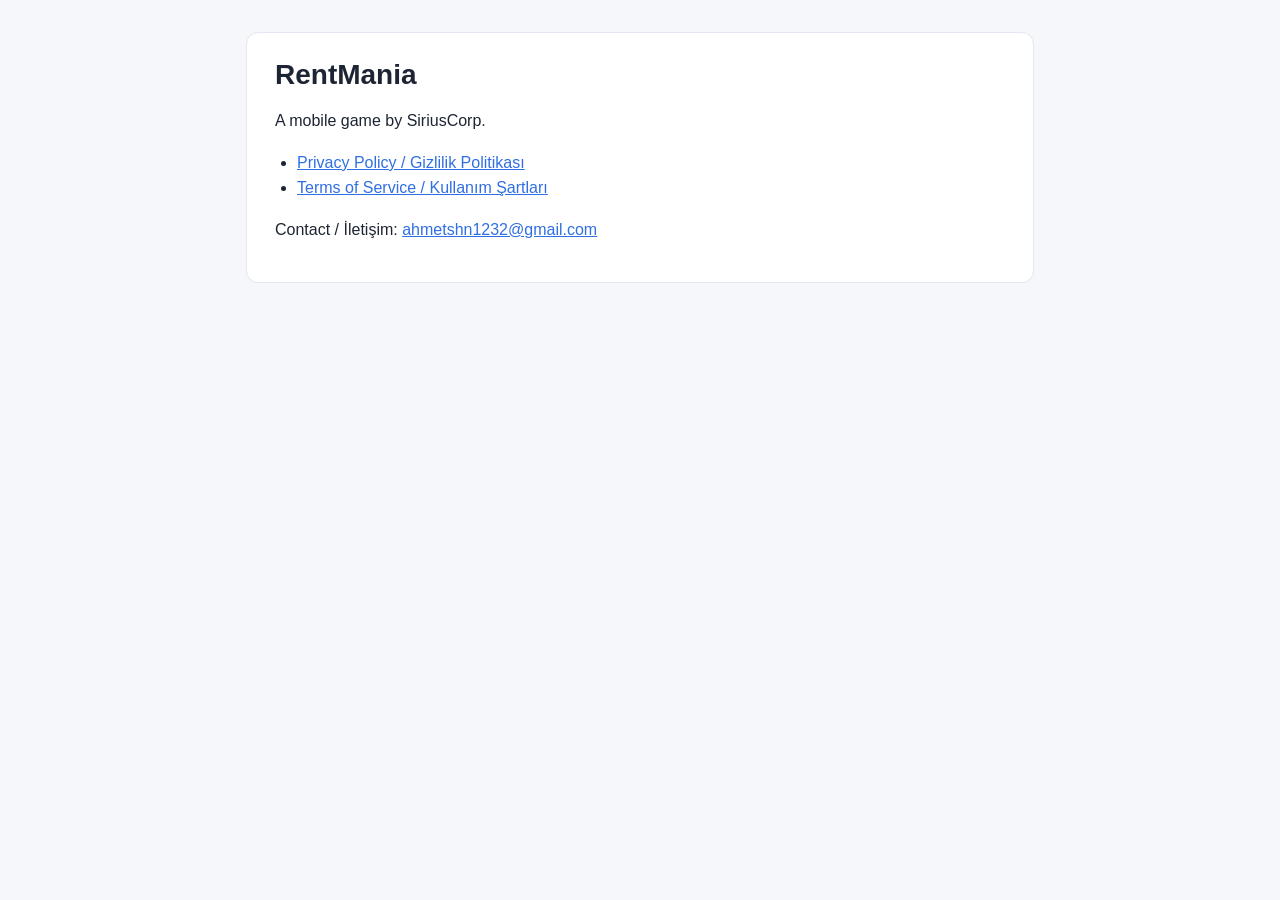
<file: index.html>
<!doctype html>
<html lang="en">
<head>
<meta charset="utf-8">
<meta name="viewport" content="width=device-width, initial-scale=1">
<title>RentMania</title>
<link rel="stylesheet" href="style.css">
</head>
<body>
<main>
<div class="card">
  <h1>RentMania</h1>
  <p>A mobile game by SiriusCorp.</p>
  <ul>
    <li><a href="privacy.html">Privacy Policy / Gizlilik Politikası</a></li>
    <li><a href="terms.html">Terms of Service / Kullanım Şartları</a></li>
  </ul>
  <p>Contact / İletişim: <a href="mailto:ahmetshn1232@gmail.com">ahmetshn1232@gmail.com</a></p>
</div>
</main>
</body>
</html>
</file>
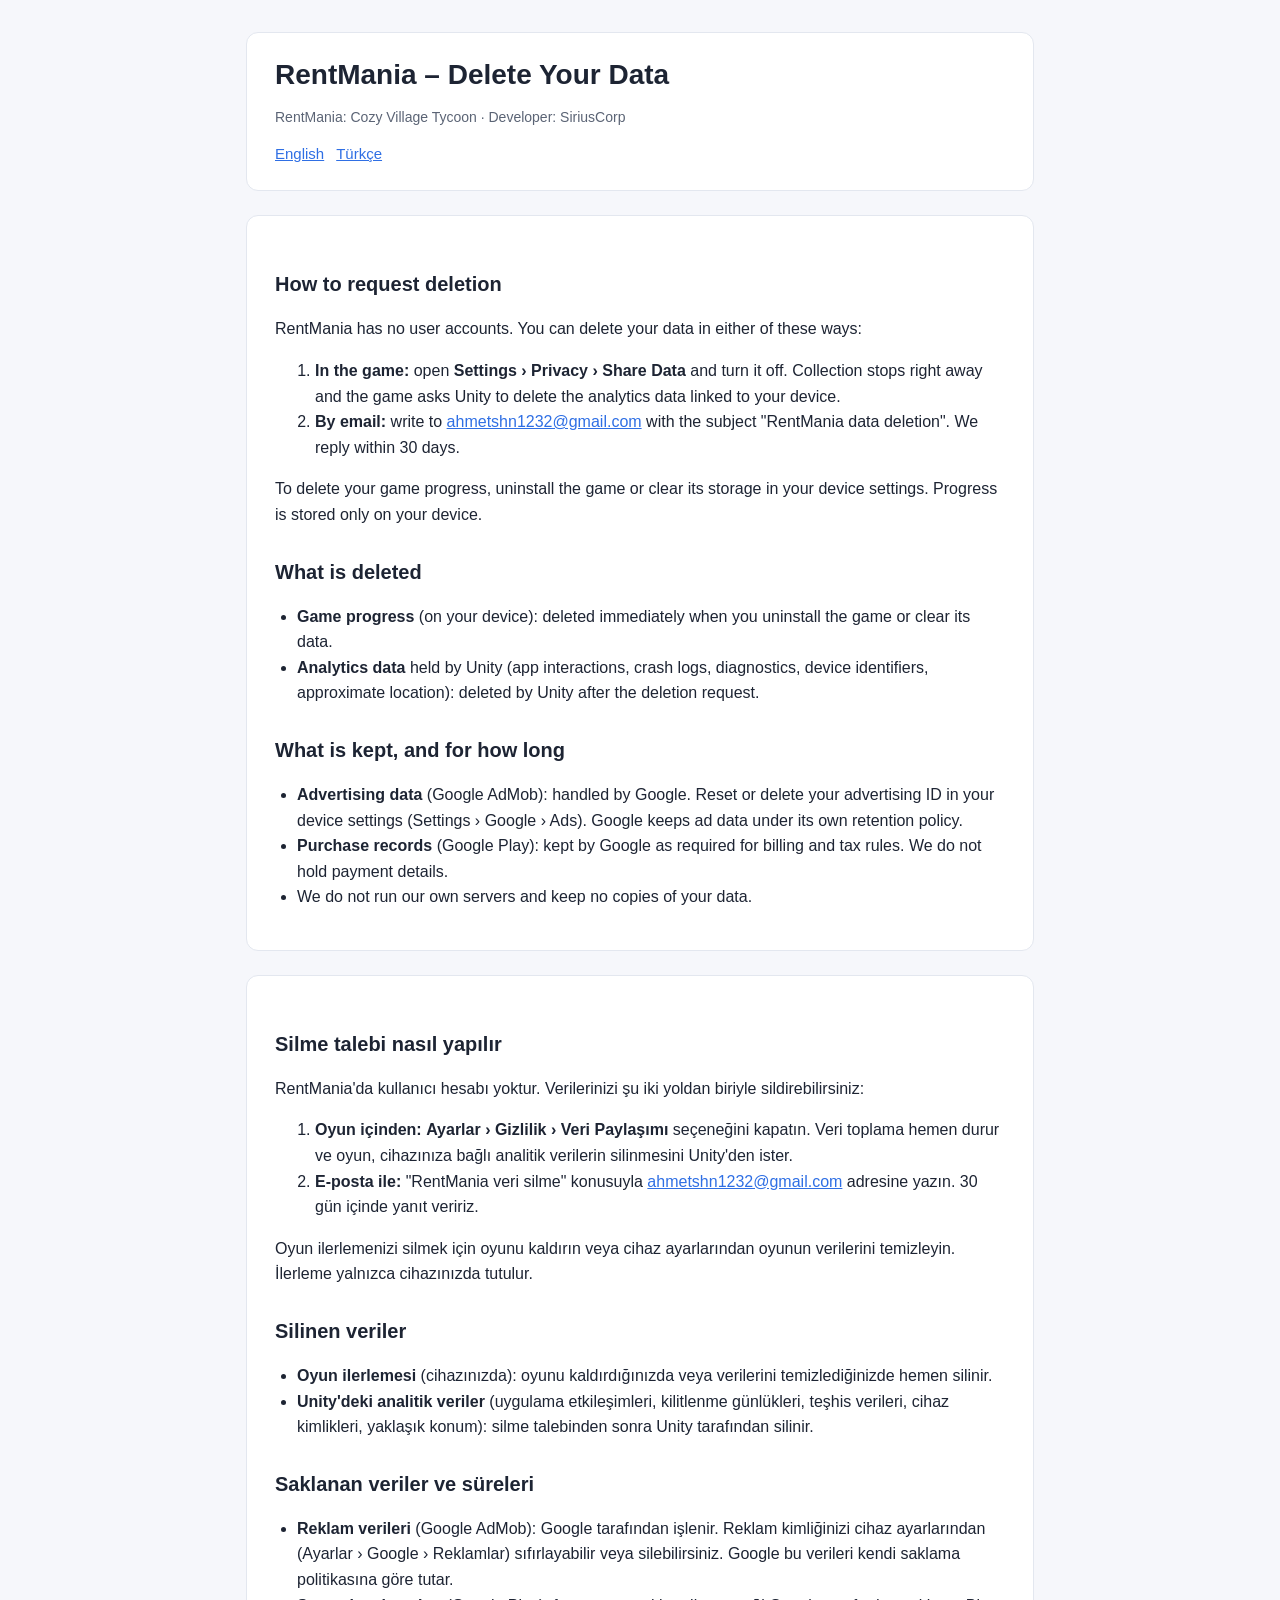
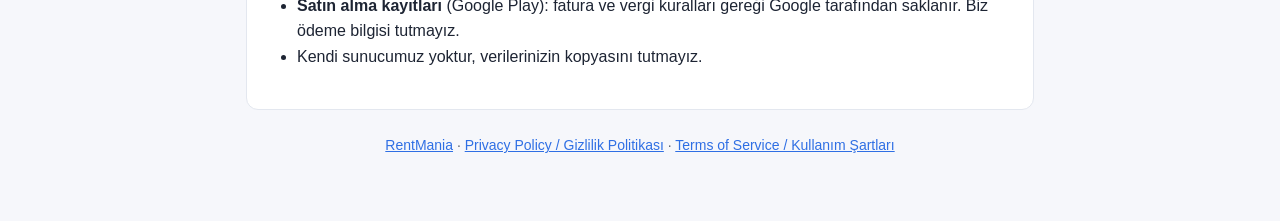
<file: delete-data.html>
<!doctype html>
<html lang="en">
<head>
<meta charset="utf-8">
<meta name="viewport" content="width=device-width, initial-scale=1">
<title>RentMania – Delete Your Data</title>
<link rel="stylesheet" href="style.css">
</head>
<body>
<main>

<div class="card">
  <h1>RentMania – Delete Your Data</h1>
  <p class="muted">RentMania: Cozy Village Tycoon · Developer: SiriusCorp</p>
  <nav class="lang"><a href="#en">English</a><a href="#tr">Türkçe</a></nav>
</div>

<!-- ───────────────────────── ENGLISH ───────────────────────── -->
<div class="card" id="en">
  <h2>How to request deletion</h2>
  <p>RentMania has no user accounts. You can delete your data in either of these ways:</p>
  <ol>
    <li><b>In the game:</b> open <b>Settings › Privacy › Share Data</b> and turn it off. Collection stops right away and the game asks Unity to delete the analytics data linked to your device.</li>
    <li><b>By email:</b> write to <a href="mailto:ahmetshn1232@gmail.com?subject=RentMania%20data%20deletion">ahmetshn1232@gmail.com</a> with the subject "RentMania data deletion". We reply within 30 days.</li>
  </ol>
  <p>To delete your game progress, uninstall the game or clear its storage in your device settings. Progress is stored only on your device.</p>

  <h2>What is deleted</h2>
  <ul>
    <li><b>Game progress</b> (on your device): deleted immediately when you uninstall the game or clear its data.</li>
    <li><b>Analytics data</b> held by Unity (app interactions, crash logs, diagnostics, device identifiers, approximate location): deleted by Unity after the deletion request.</li>
  </ul>

  <h2>What is kept, and for how long</h2>
  <ul>
    <li><b>Advertising data</b> (Google AdMob): handled by Google. Reset or delete your advertising ID in your device settings (Settings › Google › Ads). Google keeps ad data under its own retention policy.</li>
    <li><b>Purchase records</b> (Google Play): kept by Google as required for billing and tax rules. We do not hold payment details.</li>
    <li>We do not run our own servers and keep no copies of your data.</li>
  </ul>
</div>

<!-- ───────────────────────── TÜRKÇE ───────────────────────── -->
<div class="card" id="tr" lang="tr">
  <h2>Silme talebi nasıl yapılır</h2>
  <p>RentMania'da kullanıcı hesabı yoktur. Verilerinizi şu iki yoldan biriyle sildirebilirsiniz:</p>
  <ol>
    <li><b>Oyun içinden:</b> <b>Ayarlar › Gizlilik › Veri Paylaşımı</b> seçeneğini kapatın. Veri toplama hemen durur ve oyun, cihazınıza bağlı analitik verilerin silinmesini Unity'den ister.</li>
    <li><b>E-posta ile:</b> "RentMania veri silme" konusuyla <a href="mailto:ahmetshn1232@gmail.com?subject=RentMania%20veri%20silme">ahmetshn1232@gmail.com</a> adresine yazın. 30 gün içinde yanıt veririz.</li>
  </ol>
  <p>Oyun ilerlemenizi silmek için oyunu kaldırın veya cihaz ayarlarından oyunun verilerini temizleyin. İlerleme yalnızca cihazınızda tutulur.</p>

  <h2>Silinen veriler</h2>
  <ul>
    <li><b>Oyun ilerlemesi</b> (cihazınızda): oyunu kaldırdığınızda veya verilerini temizlediğinizde hemen silinir.</li>
    <li><b>Unity'deki analitik veriler</b> (uygulama etkileşimleri, kilitlenme günlükleri, teşhis verileri, cihaz kimlikleri, yaklaşık konum): silme talebinden sonra Unity tarafından silinir.</li>
  </ul>

  <h2>Saklanan veriler ve süreleri</h2>
  <ul>
    <li><b>Reklam verileri</b> (Google AdMob): Google tarafından işlenir. Reklam kimliğinizi cihaz ayarlarından (Ayarlar › Google › Reklamlar) sıfırlayabilir veya silebilirsiniz. Google bu verileri kendi saklama politikasına göre tutar.</li>
    <li><b>Satın alma kayıtları</b> (Google Play): fatura ve vergi kuralları gereği Google tarafından saklanır. Biz ödeme bilgisi tutmayız.</li>
    <li>Kendi sunucumuz yoktur, verilerinizin kopyasını tutmayız.</li>
  </ul>
</div>

<footer><a href="index.html">RentMania</a> · <a href="privacy.html">Privacy Policy / Gizlilik Politikası</a> · <a href="terms.html">Terms of Service / Kullanım Şartları</a></footer>
</main>
</body>
</html>
</file>
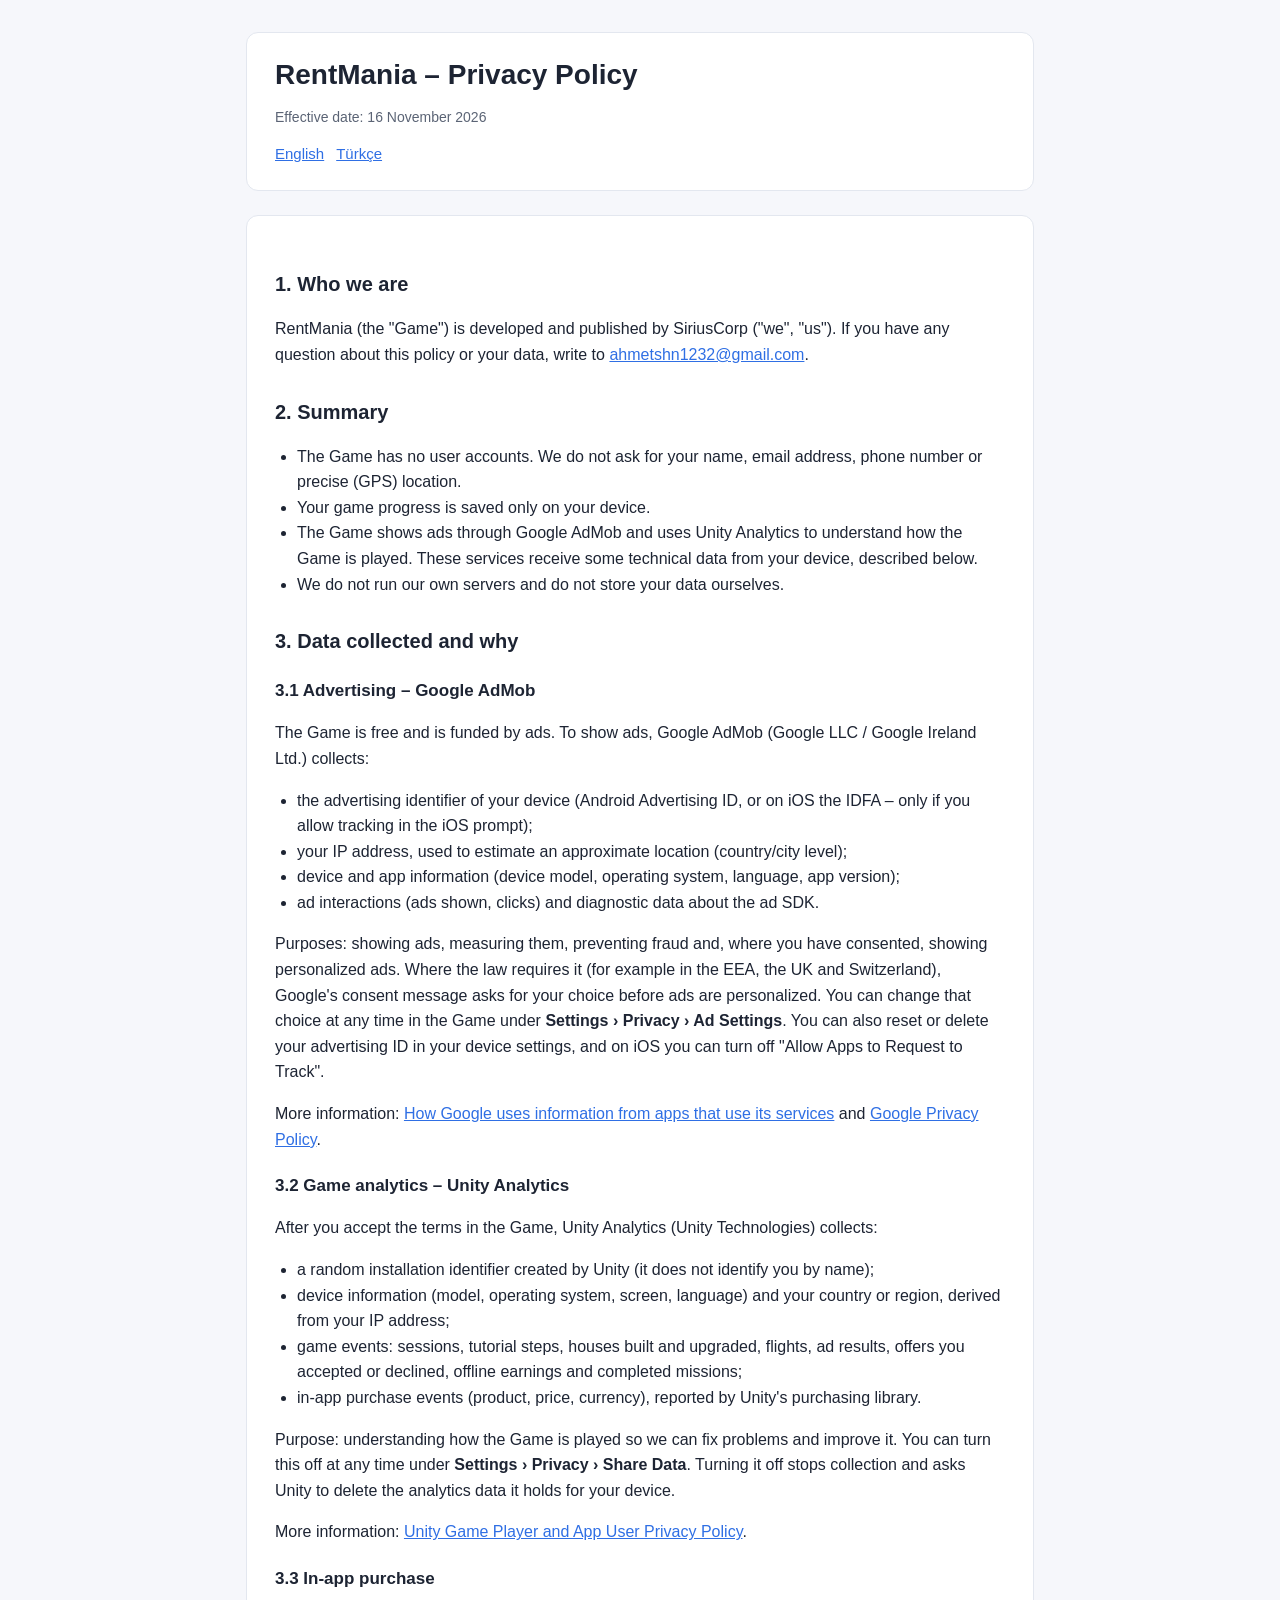
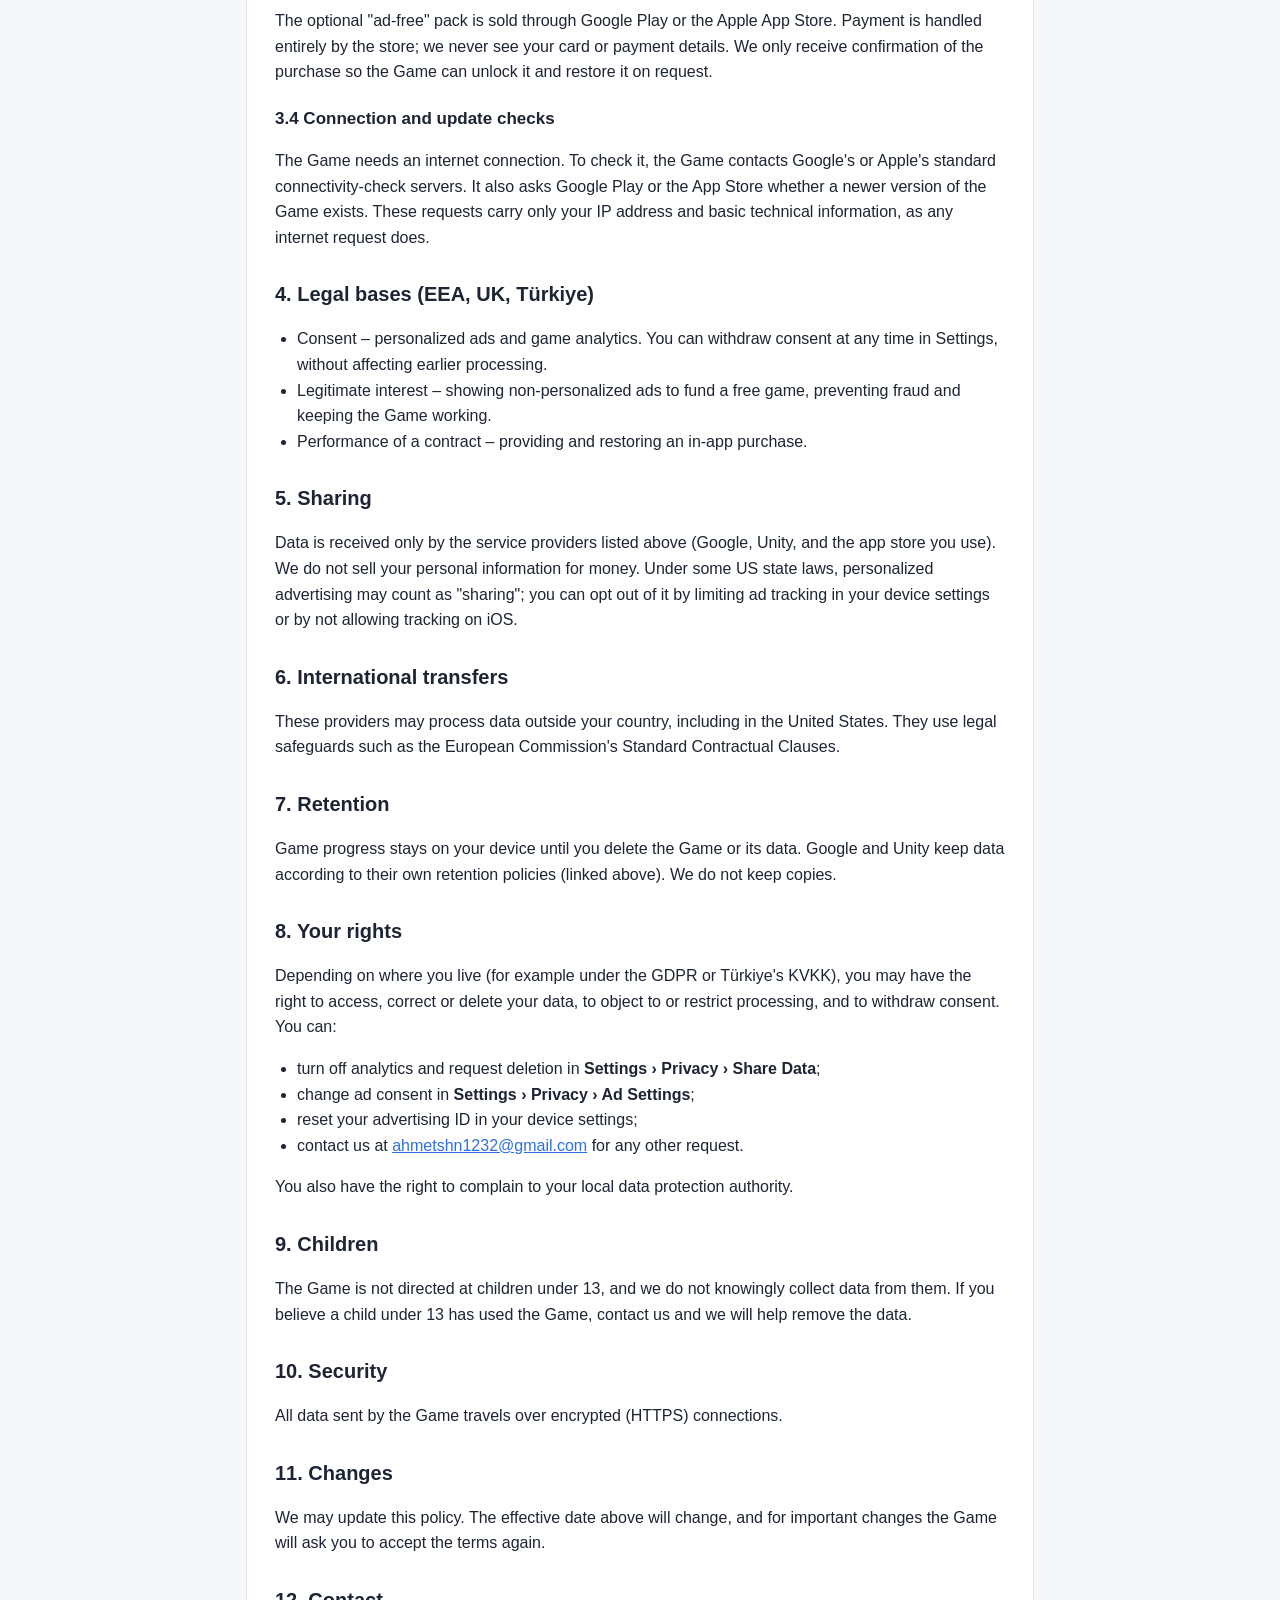
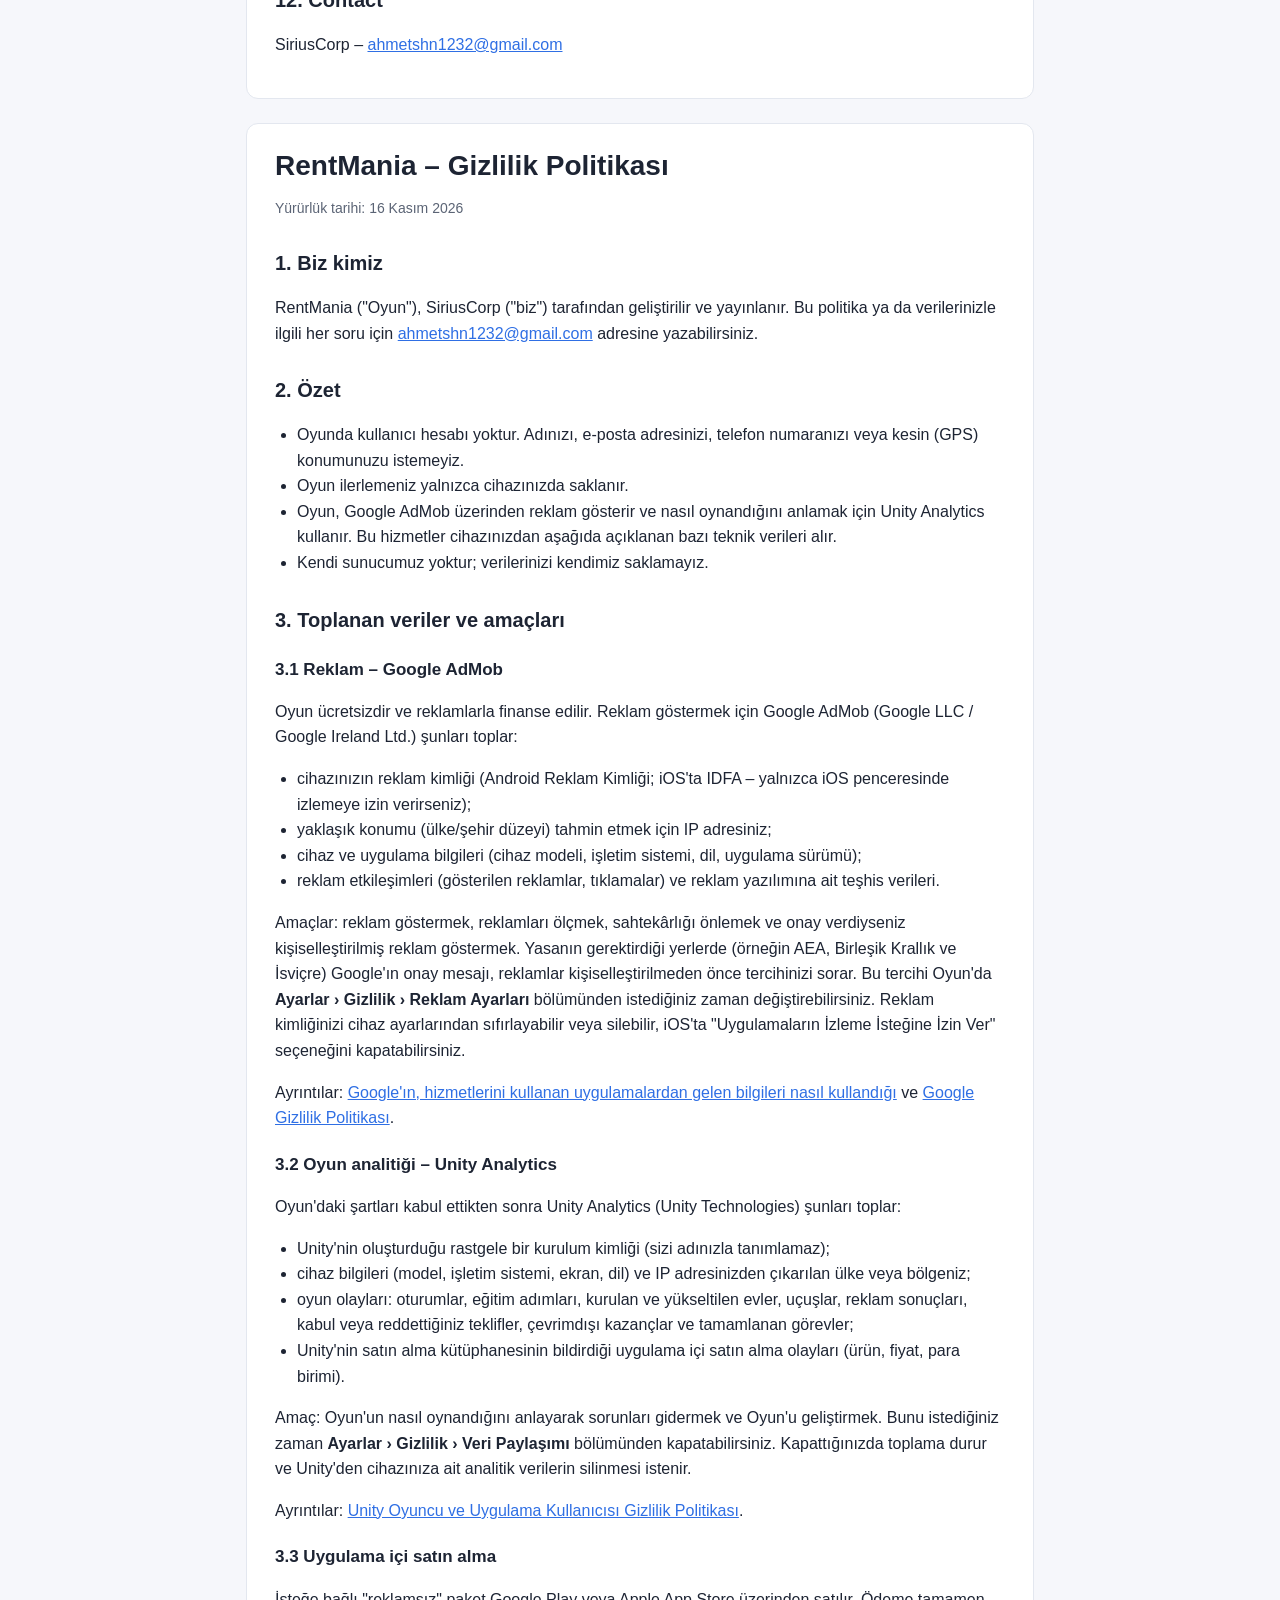
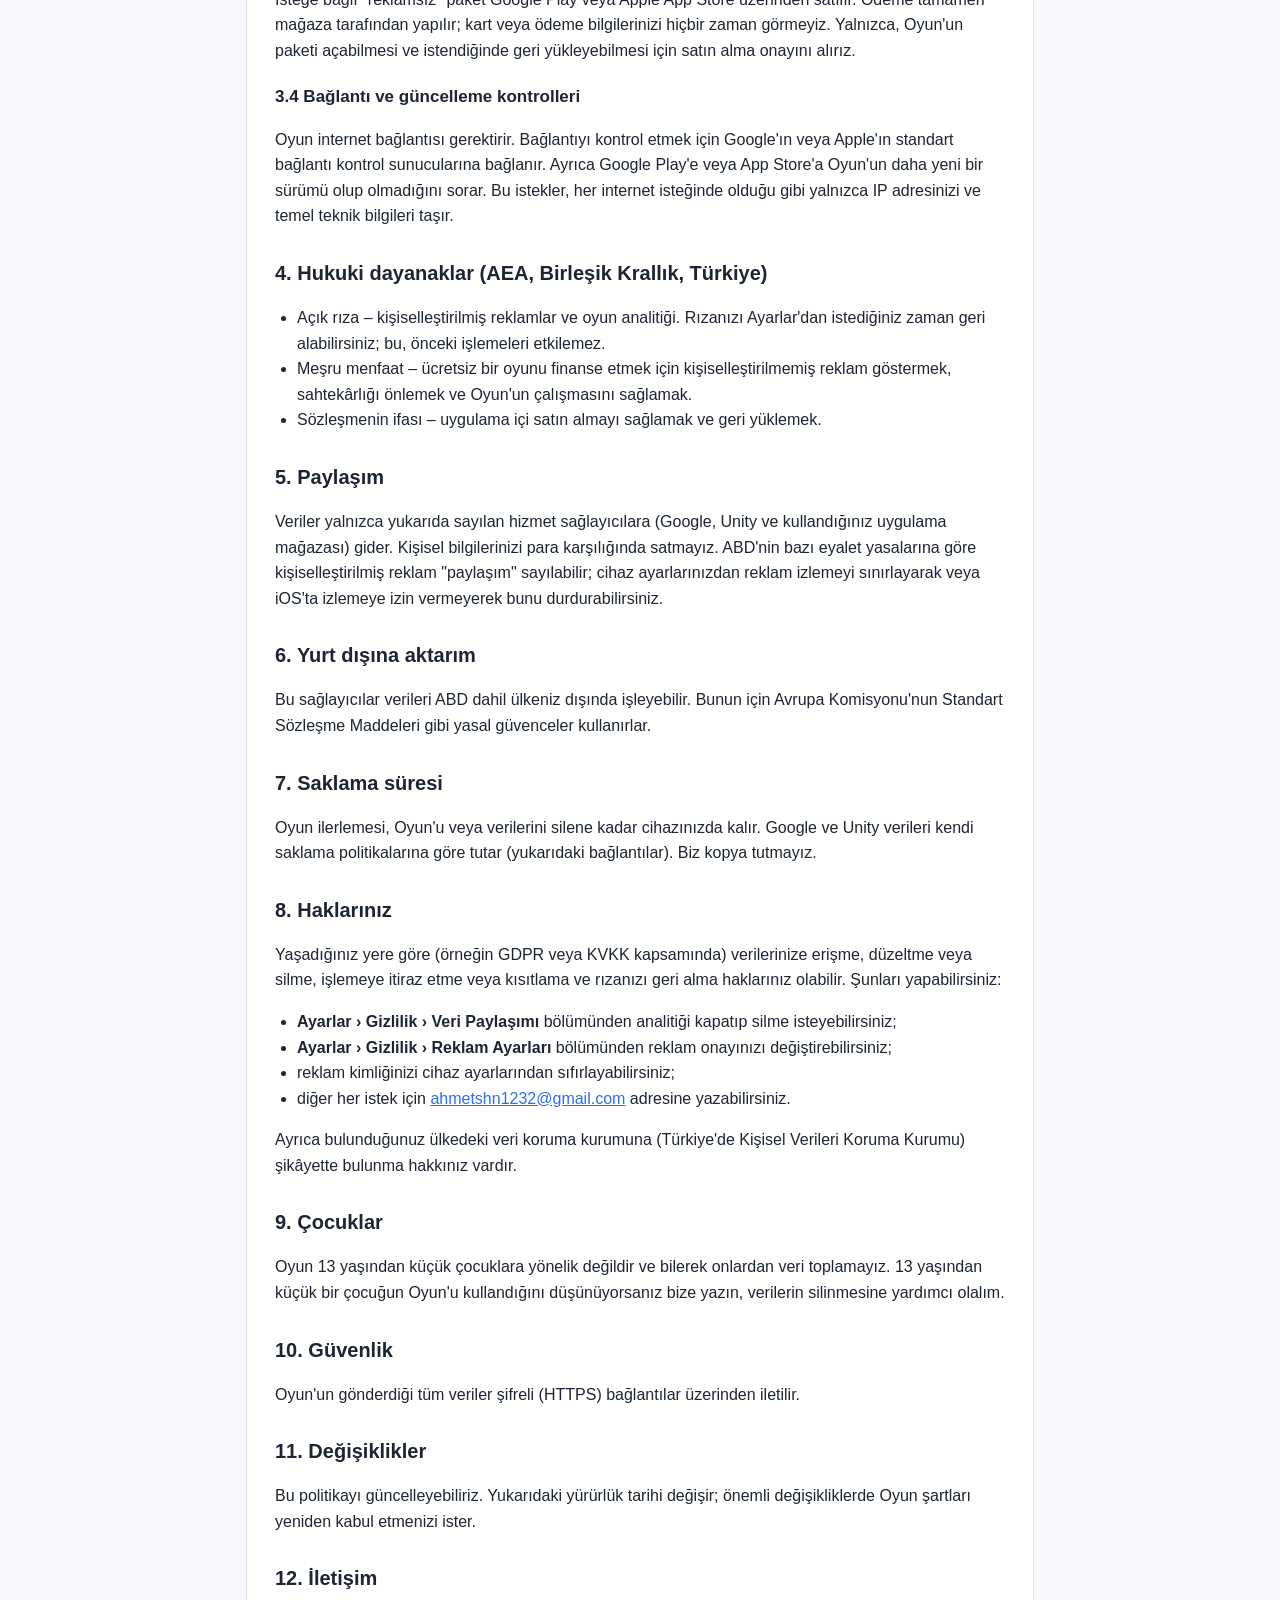
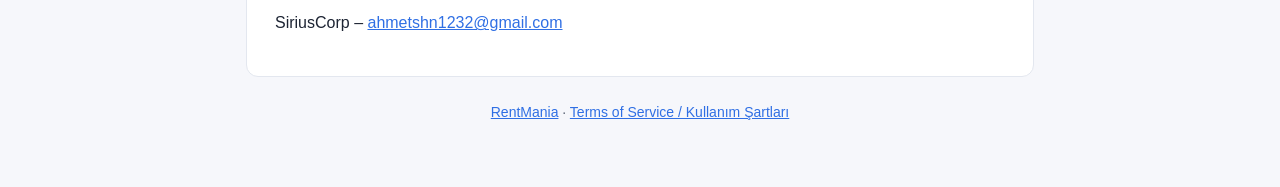
<file: privacy.html>
<!doctype html>
<html lang="en">
<head>
<meta charset="utf-8">
<meta name="viewport" content="width=device-width, initial-scale=1">
<title>RentMania – Privacy Policy</title>
<link rel="stylesheet" href="style.css">
</head>
<body>
<main>

<div class="card">
  <h1>RentMania – Privacy Policy</h1>
  <p class="muted">Effective date: 16 November 2026</p>
  <nav class="lang"><a href="#en">English</a><a href="#tr">Türkçe</a></nav>
</div>

<!-- ───────────────────────── ENGLISH ───────────────────────── -->
<div class="card" id="en">
  <h2>1. Who we are</h2>
  <p>RentMania (the "Game") is developed and published by SiriusCorp ("we", "us"). If you have any question about this policy or your data, write to <a href="mailto:ahmetshn1232@gmail.com">ahmetshn1232@gmail.com</a>.</p>

  <h2>2. Summary</h2>
  <ul>
    <li>The Game has no user accounts. We do not ask for your name, email address, phone number or precise (GPS) location.</li>
    <li>Your game progress is saved only on your device.</li>
    <li>The Game shows ads through Google AdMob and uses Unity Analytics to understand how the Game is played. These services receive some technical data from your device, described below.</li>
    <li>We do not run our own servers and do not store your data ourselves.</li>
  </ul>

  <h2>3. Data collected and why</h2>

  <h3>3.1 Advertising – Google AdMob</h3>
  <p>The Game is free and is funded by ads. To show ads, Google AdMob (Google LLC / Google Ireland Ltd.) collects:</p>
  <ul>
    <li>the advertising identifier of your device (Android Advertising ID, or on iOS the IDFA – only if you allow tracking in the iOS prompt);</li>
    <li>your IP address, used to estimate an approximate location (country/city level);</li>
    <li>device and app information (device model, operating system, language, app version);</li>
    <li>ad interactions (ads shown, clicks) and diagnostic data about the ad SDK.</li>
  </ul>
  <p>Purposes: showing ads, measuring them, preventing fraud and, where you have consented, showing personalized ads. Where the law requires it (for example in the EEA, the UK and Switzerland), Google's consent message asks for your choice before ads are personalized. You can change that choice at any time in the Game under <b>Settings › Privacy › Ad Settings</b>. You can also reset or delete your advertising ID in your device settings, and on iOS you can turn off "Allow Apps to Request to Track".</p>
  <p>More information: <a href="https://policies.google.com/technologies/partner-sites">How Google uses information from apps that use its services</a> and <a href="https://policies.google.com/privacy">Google Privacy Policy</a>.</p>

  <h3>3.2 Game analytics – Unity Analytics</h3>
  <p>After you accept the terms in the Game, Unity Analytics (Unity Technologies) collects:</p>
  <ul>
    <li>a random installation identifier created by Unity (it does not identify you by name);</li>
    <li>device information (model, operating system, screen, language) and your country or region, derived from your IP address;</li>
    <li>game events: sessions, tutorial steps, houses built and upgraded, flights, ad results, offers you accepted or declined, offline earnings and completed missions;</li>
    <li>in-app purchase events (product, price, currency), reported by Unity's purchasing library.</li>
  </ul>
  <p>Purpose: understanding how the Game is played so we can fix problems and improve it. You can turn this off at any time under <b>Settings › Privacy › Share Data</b>. Turning it off stops collection and asks Unity to delete the analytics data it holds for your device.</p>
  <p>More information: <a href="https://unity.com/legal/game-player-and-app-user-privacy-policy">Unity Game Player and App User Privacy Policy</a>.</p>

  <h3>3.3 In-app purchase</h3>
  <p>The optional "ad-free" pack is sold through Google Play or the Apple App Store. Payment is handled entirely by the store; we never see your card or payment details. We only receive confirmation of the purchase so the Game can unlock it and restore it on request.</p>

  <h3>3.4 Connection and update checks</h3>
  <p>The Game needs an internet connection. To check it, the Game contacts Google's or Apple's standard connectivity-check servers. It also asks Google Play or the App Store whether a newer version of the Game exists. These requests carry only your IP address and basic technical information, as any internet request does.</p>

  <h2>4. Legal bases (EEA, UK, Türkiye)</h2>
  <ul>
    <li>Consent – personalized ads and game analytics. You can withdraw consent at any time in Settings, without affecting earlier processing.</li>
    <li>Legitimate interest – showing non-personalized ads to fund a free game, preventing fraud and keeping the Game working.</li>
    <li>Performance of a contract – providing and restoring an in-app purchase.</li>
  </ul>

  <h2>5. Sharing</h2>
  <p>Data is received only by the service providers listed above (Google, Unity, and the app store you use). We do not sell your personal information for money. Under some US state laws, personalized advertising may count as "sharing"; you can opt out of it by limiting ad tracking in your device settings or by not allowing tracking on iOS.</p>

  <h2>6. International transfers</h2>
  <p>These providers may process data outside your country, including in the United States. They use legal safeguards such as the European Commission's Standard Contractual Clauses.</p>

  <h2>7. Retention</h2>
  <p>Game progress stays on your device until you delete the Game or its data. Google and Unity keep data according to their own retention policies (linked above). We do not keep copies.</p>

  <h2>8. Your rights</h2>
  <p>Depending on where you live (for example under the GDPR or Türkiye's KVKK), you may have the right to access, correct or delete your data, to object to or restrict processing, and to withdraw consent. You can:</p>
  <ul>
    <li>turn off analytics and request deletion in <b>Settings › Privacy › Share Data</b>;</li>
    <li>change ad consent in <b>Settings › Privacy › Ad Settings</b>;</li>
    <li>reset your advertising ID in your device settings;</li>
    <li>contact us at <a href="mailto:ahmetshn1232@gmail.com">ahmetshn1232@gmail.com</a> for any other request.</li>
  </ul>
  <p>You also have the right to complain to your local data protection authority.</p>

  <h2>9. Children</h2>
  <p>The Game is not directed at children under 13, and we do not knowingly collect data from them. If you believe a child under 13 has used the Game, contact us and we will help remove the data.</p>

  <h2>10. Security</h2>
  <p>All data sent by the Game travels over encrypted (HTTPS) connections.</p>

  <h2>11. Changes</h2>
  <p>We may update this policy. The effective date above will change, and for important changes the Game will ask you to accept the terms again.</p>

  <h2>12. Contact</h2>
  <p>SiriusCorp – <a href="mailto:ahmetshn1232@gmail.com">ahmetshn1232@gmail.com</a></p>
</div>

<!-- ───────────────────────── TÜRKÇE ───────────────────────── -->
<div class="card" id="tr" lang="tr">
  <h1>RentMania – Gizlilik Politikası</h1>
  <p class="muted">Yürürlük tarihi: 16 Kasım 2026</p>

  <h2>1. Biz kimiz</h2>
  <p>RentMania ("Oyun"), SiriusCorp ("biz") tarafından geliştirilir ve yayınlanır. Bu politika ya da verilerinizle ilgili her soru için <a href="mailto:ahmetshn1232@gmail.com">ahmetshn1232@gmail.com</a> adresine yazabilirsiniz.</p>

  <h2>2. Özet</h2>
  <ul>
    <li>Oyunda kullanıcı hesabı yoktur. Adınızı, e-posta adresinizi, telefon numaranızı veya kesin (GPS) konumunuzu istemeyiz.</li>
    <li>Oyun ilerlemeniz yalnızca cihazınızda saklanır.</li>
    <li>Oyun, Google AdMob üzerinden reklam gösterir ve nasıl oynandığını anlamak için Unity Analytics kullanır. Bu hizmetler cihazınızdan aşağıda açıklanan bazı teknik verileri alır.</li>
    <li>Kendi sunucumuz yoktur; verilerinizi kendimiz saklamayız.</li>
  </ul>

  <h2>3. Toplanan veriler ve amaçları</h2>

  <h3>3.1 Reklam – Google AdMob</h3>
  <p>Oyun ücretsizdir ve reklamlarla finanse edilir. Reklam göstermek için Google AdMob (Google LLC / Google Ireland Ltd.) şunları toplar:</p>
  <ul>
    <li>cihazınızın reklam kimliği (Android Reklam Kimliği; iOS'ta IDFA – yalnızca iOS penceresinde izlemeye izin verirseniz);</li>
    <li>yaklaşık konumu (ülke/şehir düzeyi) tahmin etmek için IP adresiniz;</li>
    <li>cihaz ve uygulama bilgileri (cihaz modeli, işletim sistemi, dil, uygulama sürümü);</li>
    <li>reklam etkileşimleri (gösterilen reklamlar, tıklamalar) ve reklam yazılımına ait teşhis verileri.</li>
  </ul>
  <p>Amaçlar: reklam göstermek, reklamları ölçmek, sahtekârlığı önlemek ve onay verdiyseniz kişiselleştirilmiş reklam göstermek. Yasanın gerektirdiği yerlerde (örneğin AEA, Birleşik Krallık ve İsviçre) Google'ın onay mesajı, reklamlar kişiselleştirilmeden önce tercihinizi sorar. Bu tercihi Oyun'da <b>Ayarlar › Gizlilik › Reklam Ayarları</b> bölümünden istediğiniz zaman değiştirebilirsiniz. Reklam kimliğinizi cihaz ayarlarından sıfırlayabilir veya silebilir, iOS'ta "Uygulamaların İzleme İsteğine İzin Ver" seçeneğini kapatabilirsiniz.</p>
  <p>Ayrıntılar: <a href="https://policies.google.com/technologies/partner-sites">Google'ın, hizmetlerini kullanan uygulamalardan gelen bilgileri nasıl kullandığı</a> ve <a href="https://policies.google.com/privacy">Google Gizlilik Politikası</a>.</p>

  <h3>3.2 Oyun analitiği – Unity Analytics</h3>
  <p>Oyun'daki şartları kabul ettikten sonra Unity Analytics (Unity Technologies) şunları toplar:</p>
  <ul>
    <li>Unity'nin oluşturduğu rastgele bir kurulum kimliği (sizi adınızla tanımlamaz);</li>
    <li>cihaz bilgileri (model, işletim sistemi, ekran, dil) ve IP adresinizden çıkarılan ülke veya bölgeniz;</li>
    <li>oyun olayları: oturumlar, eğitim adımları, kurulan ve yükseltilen evler, uçuşlar, reklam sonuçları, kabul veya reddettiğiniz teklifler, çevrimdışı kazançlar ve tamamlanan görevler;</li>
    <li>Unity'nin satın alma kütüphanesinin bildirdiği uygulama içi satın alma olayları (ürün, fiyat, para birimi).</li>
  </ul>
  <p>Amaç: Oyun'un nasıl oynandığını anlayarak sorunları gidermek ve Oyun'u geliştirmek. Bunu istediğiniz zaman <b>Ayarlar › Gizlilik › Veri Paylaşımı</b> bölümünden kapatabilirsiniz. Kapattığınızda toplama durur ve Unity'den cihazınıza ait analitik verilerin silinmesi istenir.</p>
  <p>Ayrıntılar: <a href="https://unity.com/legal/game-player-and-app-user-privacy-policy">Unity Oyuncu ve Uygulama Kullanıcısı Gizlilik Politikası</a>.</p>

  <h3>3.3 Uygulama içi satın alma</h3>
  <p>İsteğe bağlı "reklamsız" paket Google Play veya Apple App Store üzerinden satılır. Ödeme tamamen mağaza tarafından yapılır; kart veya ödeme bilgilerinizi hiçbir zaman görmeyiz. Yalnızca, Oyun'un paketi açabilmesi ve istendiğinde geri yükleyebilmesi için satın alma onayını alırız.</p>

  <h3>3.4 Bağlantı ve güncelleme kontrolleri</h3>
  <p>Oyun internet bağlantısı gerektirir. Bağlantıyı kontrol etmek için Google'ın veya Apple'ın standart bağlantı kontrol sunucularına bağlanır. Ayrıca Google Play'e veya App Store'a Oyun'un daha yeni bir sürümü olup olmadığını sorar. Bu istekler, her internet isteğinde olduğu gibi yalnızca IP adresinizi ve temel teknik bilgileri taşır.</p>

  <h2>4. Hukuki dayanaklar (AEA, Birleşik Krallık, Türkiye)</h2>
  <ul>
    <li>Açık rıza – kişiselleştirilmiş reklamlar ve oyun analitiği. Rızanızı Ayarlar'dan istediğiniz zaman geri alabilirsiniz; bu, önceki işlemeleri etkilemez.</li>
    <li>Meşru menfaat – ücretsiz bir oyunu finanse etmek için kişiselleştirilmemiş reklam göstermek, sahtekârlığı önlemek ve Oyun'un çalışmasını sağlamak.</li>
    <li>Sözleşmenin ifası – uygulama içi satın almayı sağlamak ve geri yüklemek.</li>
  </ul>

  <h2>5. Paylaşım</h2>
  <p>Veriler yalnızca yukarıda sayılan hizmet sağlayıcılara (Google, Unity ve kullandığınız uygulama mağazası) gider. Kişisel bilgilerinizi para karşılığında satmayız. ABD'nin bazı eyalet yasalarına göre kişiselleştirilmiş reklam "paylaşım" sayılabilir; cihaz ayarlarınızdan reklam izlemeyi sınırlayarak veya iOS'ta izlemeye izin vermeyerek bunu durdurabilirsiniz.</p>

  <h2>6. Yurt dışına aktarım</h2>
  <p>Bu sağlayıcılar verileri ABD dahil ülkeniz dışında işleyebilir. Bunun için Avrupa Komisyonu'nun Standart Sözleşme Maddeleri gibi yasal güvenceler kullanırlar.</p>

  <h2>7. Saklama süresi</h2>
  <p>Oyun ilerlemesi, Oyun'u veya verilerini silene kadar cihazınızda kalır. Google ve Unity verileri kendi saklama politikalarına göre tutar (yukarıdaki bağlantılar). Biz kopya tutmayız.</p>

  <h2>8. Haklarınız</h2>
  <p>Yaşadığınız yere göre (örneğin GDPR veya KVKK kapsamında) verilerinize erişme, düzeltme veya silme, işlemeye itiraz etme veya kısıtlama ve rızanızı geri alma haklarınız olabilir. Şunları yapabilirsiniz:</p>
  <ul>
    <li><b>Ayarlar › Gizlilik › Veri Paylaşımı</b> bölümünden analitiği kapatıp silme isteyebilirsiniz;</li>
    <li><b>Ayarlar › Gizlilik › Reklam Ayarları</b> bölümünden reklam onayınızı değiştirebilirsiniz;</li>
    <li>reklam kimliğinizi cihaz ayarlarından sıfırlayabilirsiniz;</li>
    <li>diğer her istek için <a href="mailto:ahmetshn1232@gmail.com">ahmetshn1232@gmail.com</a> adresine yazabilirsiniz.</li>
  </ul>
  <p>Ayrıca bulunduğunuz ülkedeki veri koruma kurumuna (Türkiye'de Kişisel Verileri Koruma Kurumu) şikâyette bulunma hakkınız vardır.</p>

  <h2>9. Çocuklar</h2>
  <p>Oyun 13 yaşından küçük çocuklara yönelik değildir ve bilerek onlardan veri toplamayız. 13 yaşından küçük bir çocuğun Oyun'u kullandığını düşünüyorsanız bize yazın, verilerin silinmesine yardımcı olalım.</p>

  <h2>10. Güvenlik</h2>
  <p>Oyun'un gönderdiği tüm veriler şifreli (HTTPS) bağlantılar üzerinden iletilir.</p>

  <h2>11. Değişiklikler</h2>
  <p>Bu politikayı güncelleyebiliriz. Yukarıdaki yürürlük tarihi değişir; önemli değişikliklerde Oyun şartları yeniden kabul etmenizi ister.</p>

  <h2>12. İletişim</h2>
  <p>SiriusCorp – <a href="mailto:ahmetshn1232@gmail.com">ahmetshn1232@gmail.com</a></p>
</div>

<footer><a href="index.html">RentMania</a> · <a href="terms.html">Terms of Service / Kullanım Şartları</a></footer>
</main>
</body>
</html>
</file>
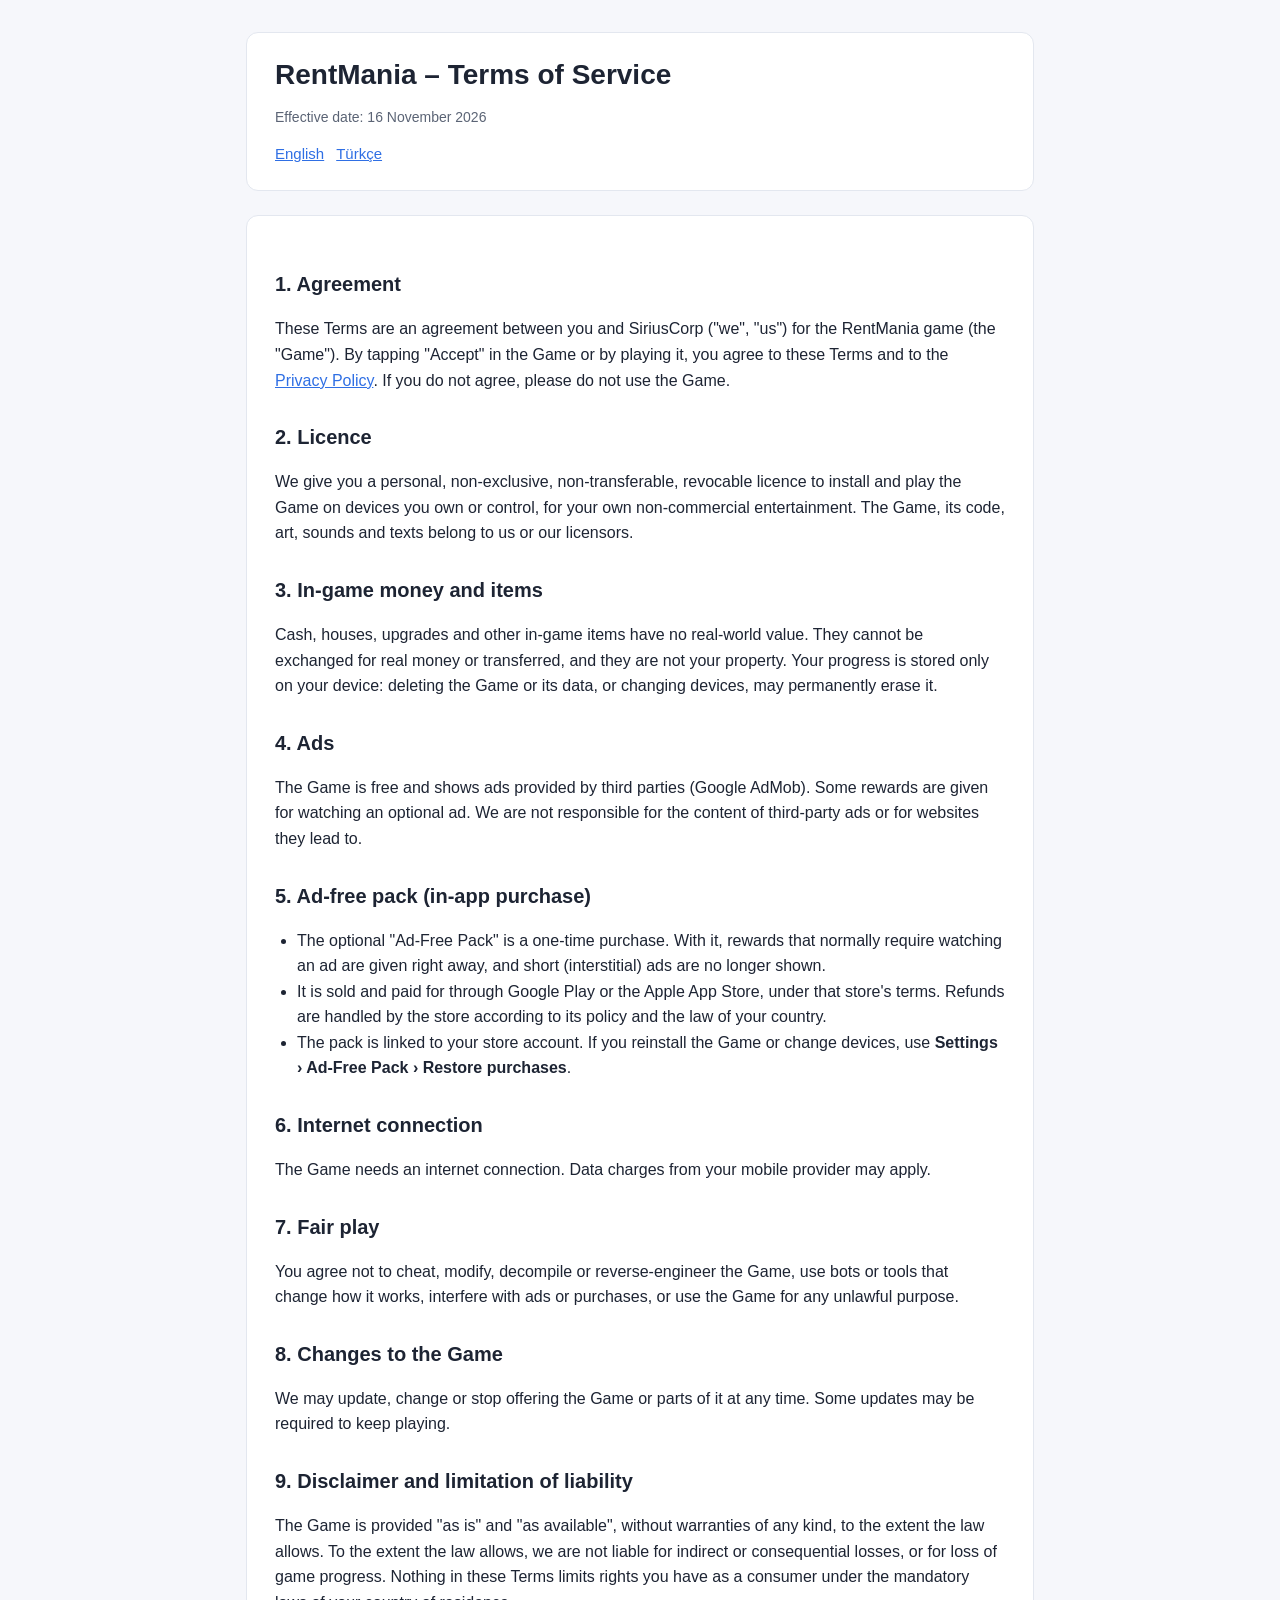
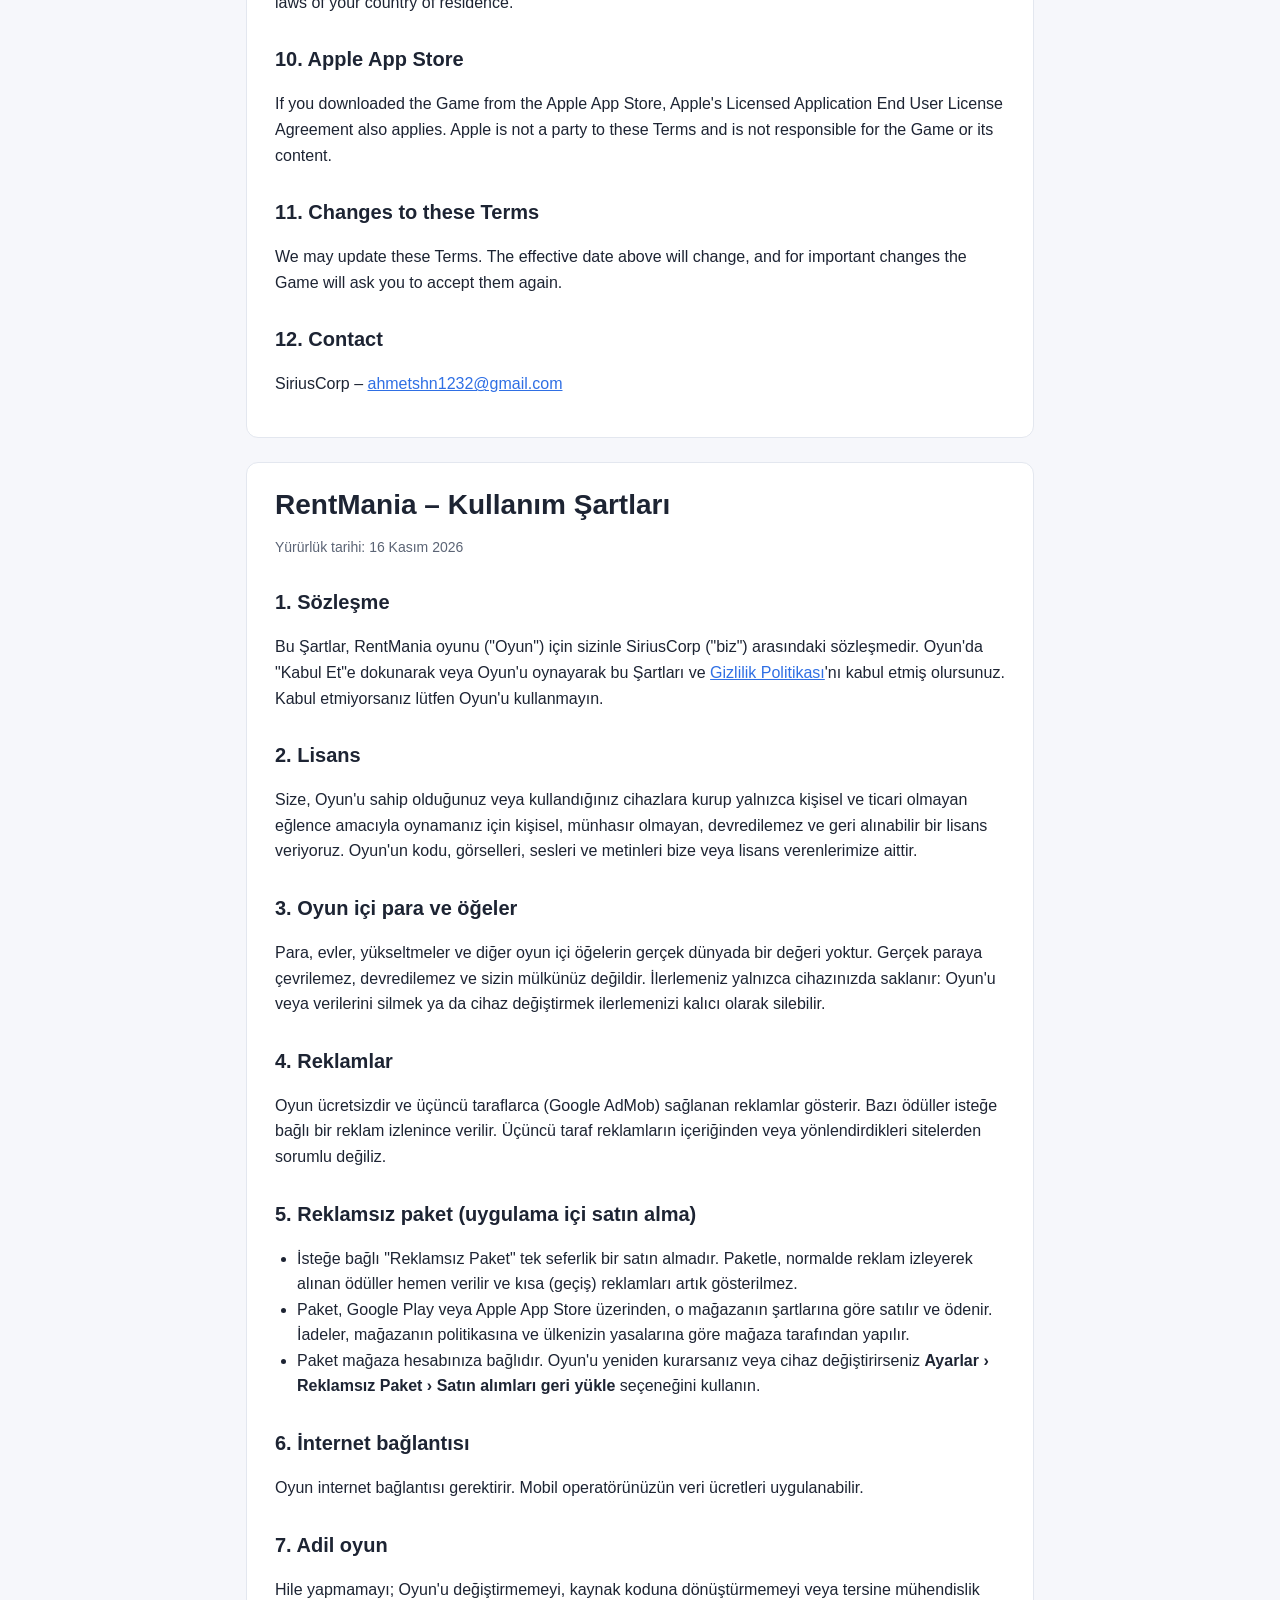
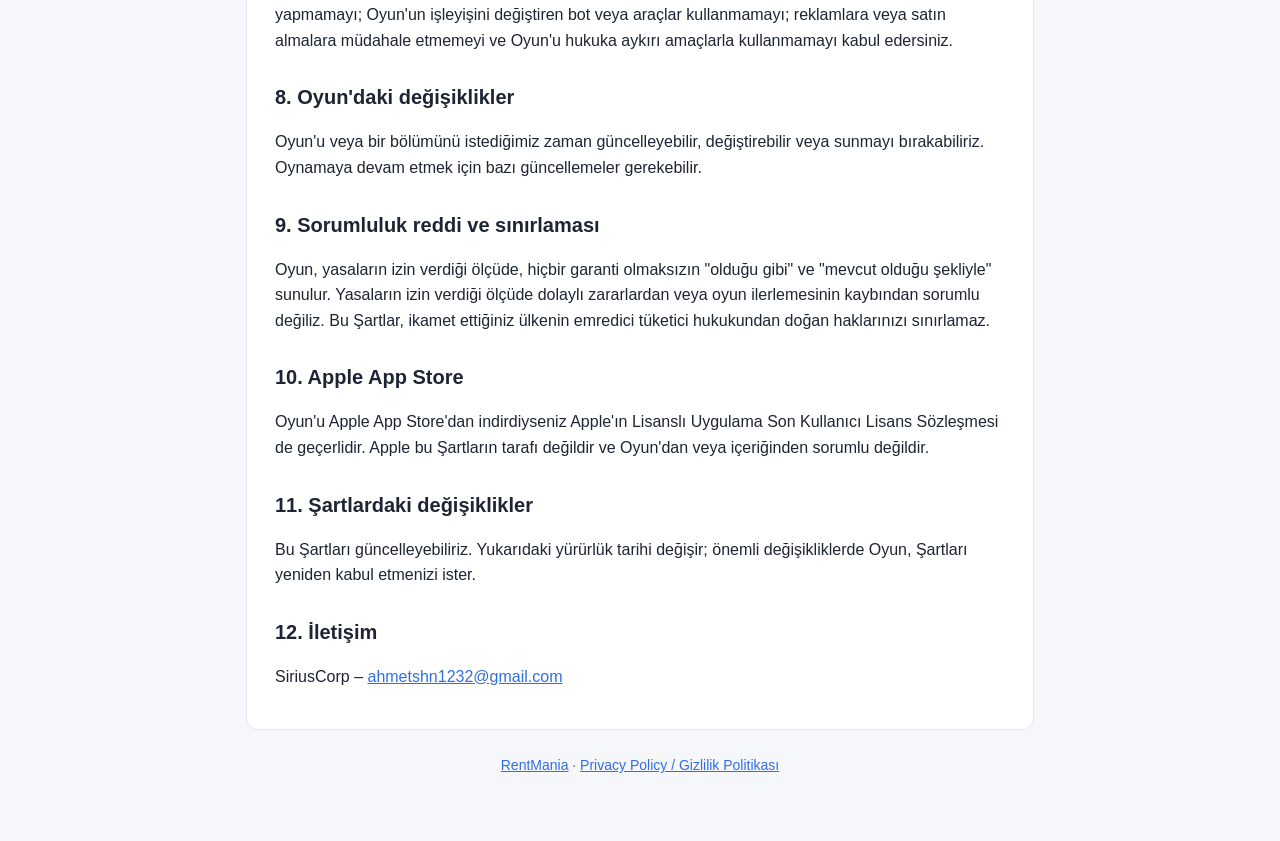
<file: terms.html>
<!doctype html>
<html lang="en">
<head>
<meta charset="utf-8">
<meta name="viewport" content="width=device-width, initial-scale=1">
<title>RentMania – Terms of Service</title>
<link rel="stylesheet" href="style.css">
</head>
<body>
<main>

<div class="card">
  <h1>RentMania – Terms of Service</h1>
  <p class="muted">Effective date: 16 November 2026</p>
  <nav class="lang"><a href="#en">English</a><a href="#tr">Türkçe</a></nav>
</div>

<!-- ───────────────────────── ENGLISH ───────────────────────── -->
<div class="card" id="en">
  <h2>1. Agreement</h2>
  <p>These Terms are an agreement between you and SiriusCorp ("we", "us") for the RentMania game (the "Game"). By tapping "Accept" in the Game or by playing it, you agree to these Terms and to the <a href="privacy.html">Privacy Policy</a>. If you do not agree, please do not use the Game.</p>

  <h2>2. Licence</h2>
  <p>We give you a personal, non-exclusive, non-transferable, revocable licence to install and play the Game on devices you own or control, for your own non-commercial entertainment. The Game, its code, art, sounds and texts belong to us or our licensors.</p>

  <h2>3. In-game money and items</h2>
  <p>Cash, houses, upgrades and other in-game items have no real-world value. They cannot be exchanged for real money or transferred, and they are not your property. Your progress is stored only on your device: deleting the Game or its data, or changing devices, may permanently erase it.</p>

  <h2>4. Ads</h2>
  <p>The Game is free and shows ads provided by third parties (Google AdMob). Some rewards are given for watching an optional ad. We are not responsible for the content of third-party ads or for websites they lead to.</p>

  <h2>5. Ad-free pack (in-app purchase)</h2>
  <ul>
    <li>The optional "Ad-Free Pack" is a one-time purchase. With it, rewards that normally require watching an ad are given right away, and short (interstitial) ads are no longer shown.</li>
    <li>It is sold and paid for through Google Play or the Apple App Store, under that store's terms. Refunds are handled by the store according to its policy and the law of your country.</li>
    <li>The pack is linked to your store account. If you reinstall the Game or change devices, use <b>Settings › Ad-Free Pack › Restore purchases</b>.</li>
  </ul>

  <h2>6. Internet connection</h2>
  <p>The Game needs an internet connection. Data charges from your mobile provider may apply.</p>

  <h2>7. Fair play</h2>
  <p>You agree not to cheat, modify, decompile or reverse-engineer the Game, use bots or tools that change how it works, interfere with ads or purchases, or use the Game for any unlawful purpose.</p>

  <h2>8. Changes to the Game</h2>
  <p>We may update, change or stop offering the Game or parts of it at any time. Some updates may be required to keep playing.</p>

  <h2>9. Disclaimer and limitation of liability</h2>
  <p>The Game is provided "as is" and "as available", without warranties of any kind, to the extent the law allows. To the extent the law allows, we are not liable for indirect or consequential losses, or for loss of game progress. Nothing in these Terms limits rights you have as a consumer under the mandatory laws of your country of residence.</p>

  <h2>10. Apple App Store</h2>
  <p>If you downloaded the Game from the Apple App Store, Apple's Licensed Application End User License Agreement also applies. Apple is not a party to these Terms and is not responsible for the Game or its content.</p>

  <h2>11. Changes to these Terms</h2>
  <p>We may update these Terms. The effective date above will change, and for important changes the Game will ask you to accept them again.</p>

  <h2>12. Contact</h2>
  <p>SiriusCorp – <a href="mailto:ahmetshn1232@gmail.com">ahmetshn1232@gmail.com</a></p>
</div>

<!-- ───────────────────────── TÜRKÇE ───────────────────────── -->
<div class="card" id="tr" lang="tr">
  <h1>RentMania – Kullanım Şartları</h1>
  <p class="muted">Yürürlük tarihi: 16 Kasım 2026</p>

  <h2>1. Sözleşme</h2>
  <p>Bu Şartlar, RentMania oyunu ("Oyun") için sizinle SiriusCorp ("biz") arasındaki sözleşmedir. Oyun'da "Kabul Et"e dokunarak veya Oyun'u oynayarak bu Şartları ve <a href="privacy.html">Gizlilik Politikası</a>'nı kabul etmiş olursunuz. Kabul etmiyorsanız lütfen Oyun'u kullanmayın.</p>

  <h2>2. Lisans</h2>
  <p>Size, Oyun'u sahip olduğunuz veya kullandığınız cihazlara kurup yalnızca kişisel ve ticari olmayan eğlence amacıyla oynamanız için kişisel, münhasır olmayan, devredilemez ve geri alınabilir bir lisans veriyoruz. Oyun'un kodu, görselleri, sesleri ve metinleri bize veya lisans verenlerimize aittir.</p>

  <h2>3. Oyun içi para ve öğeler</h2>
  <p>Para, evler, yükseltmeler ve diğer oyun içi öğelerin gerçek dünyada bir değeri yoktur. Gerçek paraya çevrilemez, devredilemez ve sizin mülkünüz değildir. İlerlemeniz yalnızca cihazınızda saklanır: Oyun'u veya verilerini silmek ya da cihaz değiştirmek ilerlemenizi kalıcı olarak silebilir.</p>

  <h2>4. Reklamlar</h2>
  <p>Oyun ücretsizdir ve üçüncü taraflarca (Google AdMob) sağlanan reklamlar gösterir. Bazı ödüller isteğe bağlı bir reklam izlenince verilir. Üçüncü taraf reklamların içeriğinden veya yönlendirdikleri sitelerden sorumlu değiliz.</p>

  <h2>5. Reklamsız paket (uygulama içi satın alma)</h2>
  <ul>
    <li>İsteğe bağlı "Reklamsız Paket" tek seferlik bir satın almadır. Paketle, normalde reklam izleyerek alınan ödüller hemen verilir ve kısa (geçiş) reklamları artık gösterilmez.</li>
    <li>Paket, Google Play veya Apple App Store üzerinden, o mağazanın şartlarına göre satılır ve ödenir. İadeler, mağazanın politikasına ve ülkenizin yasalarına göre mağaza tarafından yapılır.</li>
    <li>Paket mağaza hesabınıza bağlıdır. Oyun'u yeniden kurarsanız veya cihaz değiştirirseniz <b>Ayarlar › Reklamsız Paket › Satın alımları geri yükle</b> seçeneğini kullanın.</li>
  </ul>

  <h2>6. İnternet bağlantısı</h2>
  <p>Oyun internet bağlantısı gerektirir. Mobil operatörünüzün veri ücretleri uygulanabilir.</p>

  <h2>7. Adil oyun</h2>
  <p>Hile yapmamayı; Oyun'u değiştirmemeyi, kaynak koduna dönüştürmemeyi veya tersine mühendislik yapmamayı; Oyun'un işleyişini değiştiren bot veya araçlar kullanmamayı; reklamlara veya satın almalara müdahale etmemeyi ve Oyun'u hukuka aykırı amaçlarla kullanmamayı kabul edersiniz.</p>

  <h2>8. Oyun'daki değişiklikler</h2>
  <p>Oyun'u veya bir bölümünü istediğimiz zaman güncelleyebilir, değiştirebilir veya sunmayı bırakabiliriz. Oynamaya devam etmek için bazı güncellemeler gerekebilir.</p>

  <h2>9. Sorumluluk reddi ve sınırlaması</h2>
  <p>Oyun, yasaların izin verdiği ölçüde, hiçbir garanti olmaksızın "olduğu gibi" ve "mevcut olduğu şekliyle" sunulur. Yasaların izin verdiği ölçüde dolaylı zararlardan veya oyun ilerlemesinin kaybından sorumlu değiliz. Bu Şartlar, ikamet ettiğiniz ülkenin emredici tüketici hukukundan doğan haklarınızı sınırlamaz.</p>

  <h2>10. Apple App Store</h2>
  <p>Oyun'u Apple App Store'dan indirdiyseniz Apple'ın Lisanslı Uygulama Son Kullanıcı Lisans Sözleşmesi de geçerlidir. Apple bu Şartların tarafı değildir ve Oyun'dan veya içeriğinden sorumlu değildir.</p>

  <h2>11. Şartlardaki değişiklikler</h2>
  <p>Bu Şartları güncelleyebiliriz. Yukarıdaki yürürlük tarihi değişir; önemli değişikliklerde Oyun, Şartları yeniden kabul etmenizi ister.</p>

  <h2>12. İletişim</h2>
  <p>SiriusCorp – <a href="mailto:ahmetshn1232@gmail.com">ahmetshn1232@gmail.com</a></p>
</div>

<footer><a href="index.html">RentMania</a> · <a href="privacy.html">Privacy Policy / Gizlilik Politikası</a></footer>
</main>
</body>
</html>
</file>
<file: style.css>
:root {
  --bg: #f6f7fb;
  --card: #ffffff;
  --text: #1d2433;
  --muted: #5b6475;
  --accent: #2f6fe4;
  --line: #e3e7ef;
}

@media (prefers-color-scheme: dark) {
  :root {
    --bg: #12151c;
    --card: #1b2029;
    --text: #e7eaf0;
    --muted: #a3abba;
    --accent: #7aa7ff;
    --line: #2c3340;
  }
}

* { box-sizing: border-box; }

body {
  margin: 0;
  background: var(--bg);
  color: var(--text);
  font: 16px/1.6 -apple-system, BlinkMacSystemFont, "Segoe UI", Roboto, Arial, sans-serif;
}

main {
  max-width: 820px;
  margin: 0 auto;
  padding: 32px 16px 64px;
}

.card {
  background: var(--card);
  border: 1px solid var(--line);
  border-radius: 12px;
  padding: 24px 28px;
  margin-bottom: 24px;
}

h1 { font-size: 28px; line-height: 1.25; margin: 0 0 4px; }
h2 { font-size: 20px; margin: 28px 0 8px; }
h3 { font-size: 17px; margin: 20px 0 6px; }
p, li { color: var(--text); }
.muted { color: var(--muted); font-size: 14px; }
a { color: var(--accent); }
ul { padding-left: 22px; }

nav.lang {
  display: flex;
  gap: 12px;
  margin: 12px 0 0;
  font-size: 15px;
}

footer {
  text-align: center;
  color: var(--muted);
  font-size: 14px;
}
</file>
